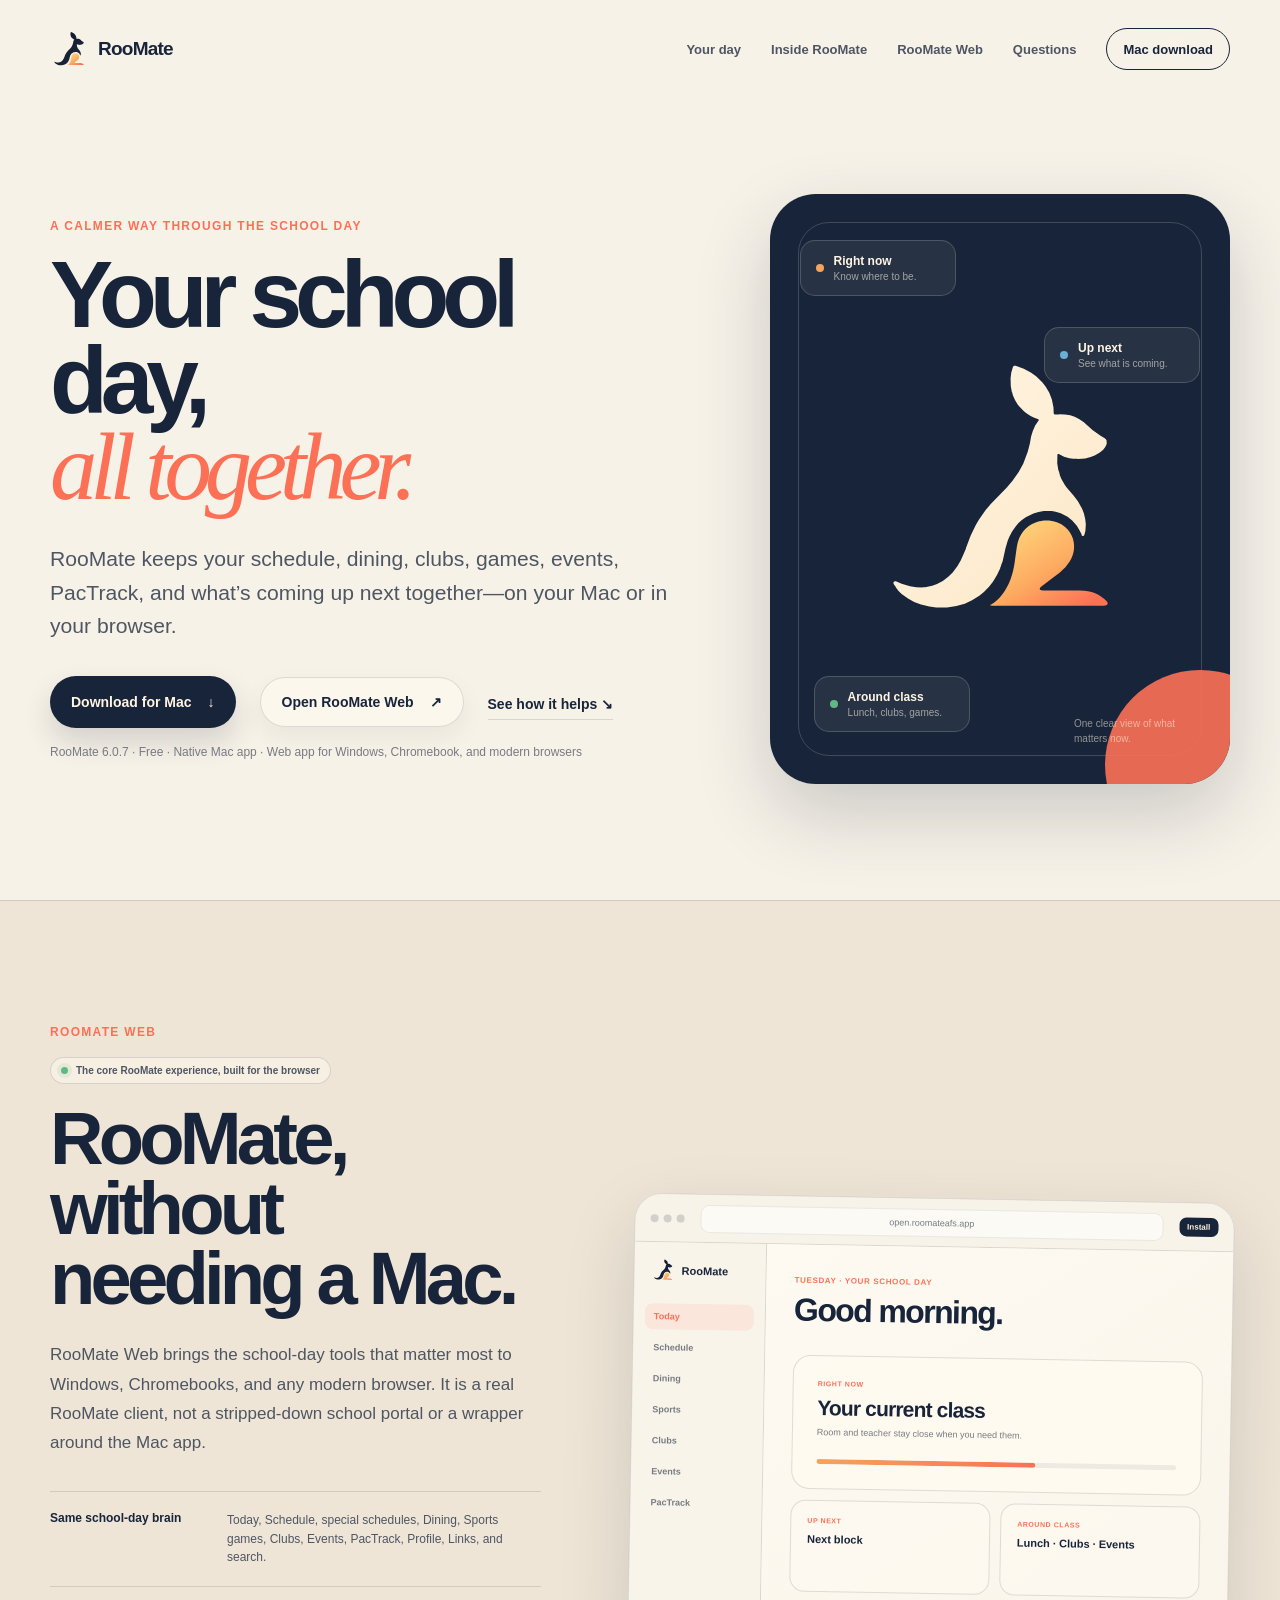
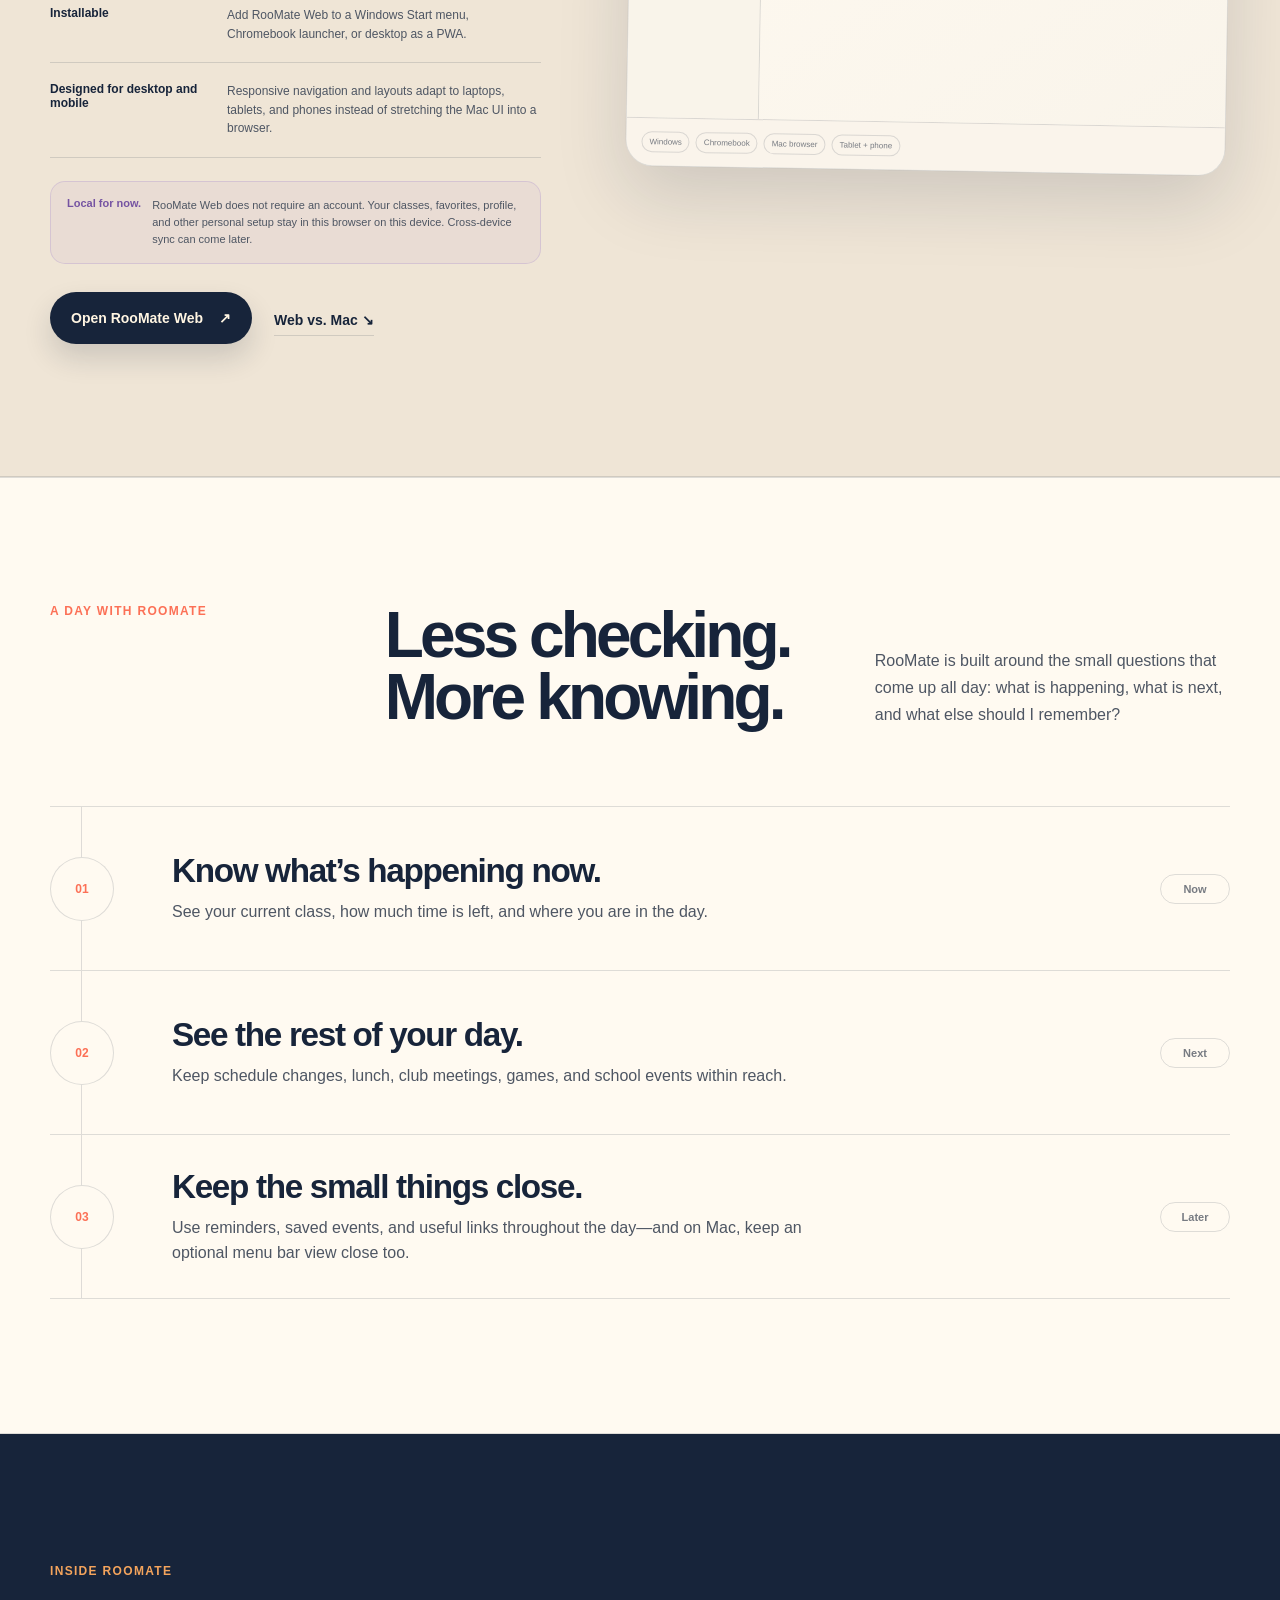
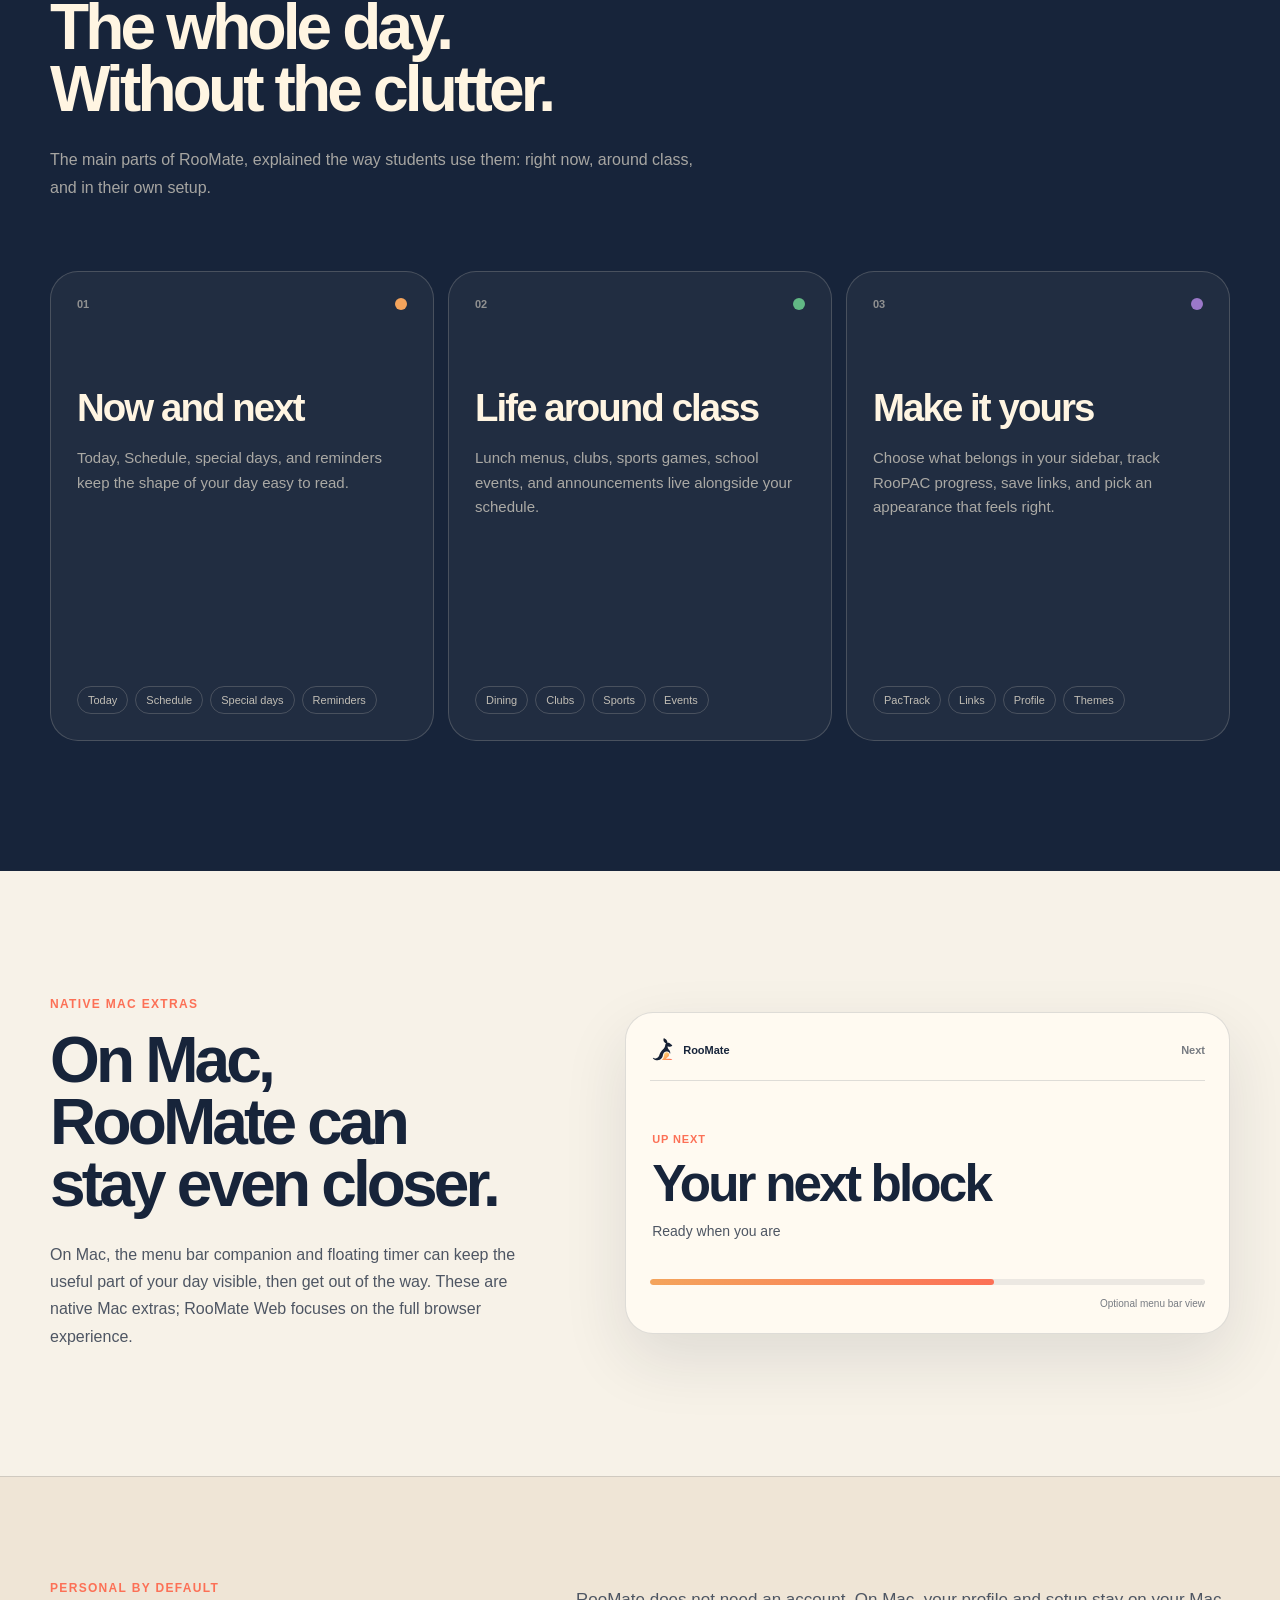
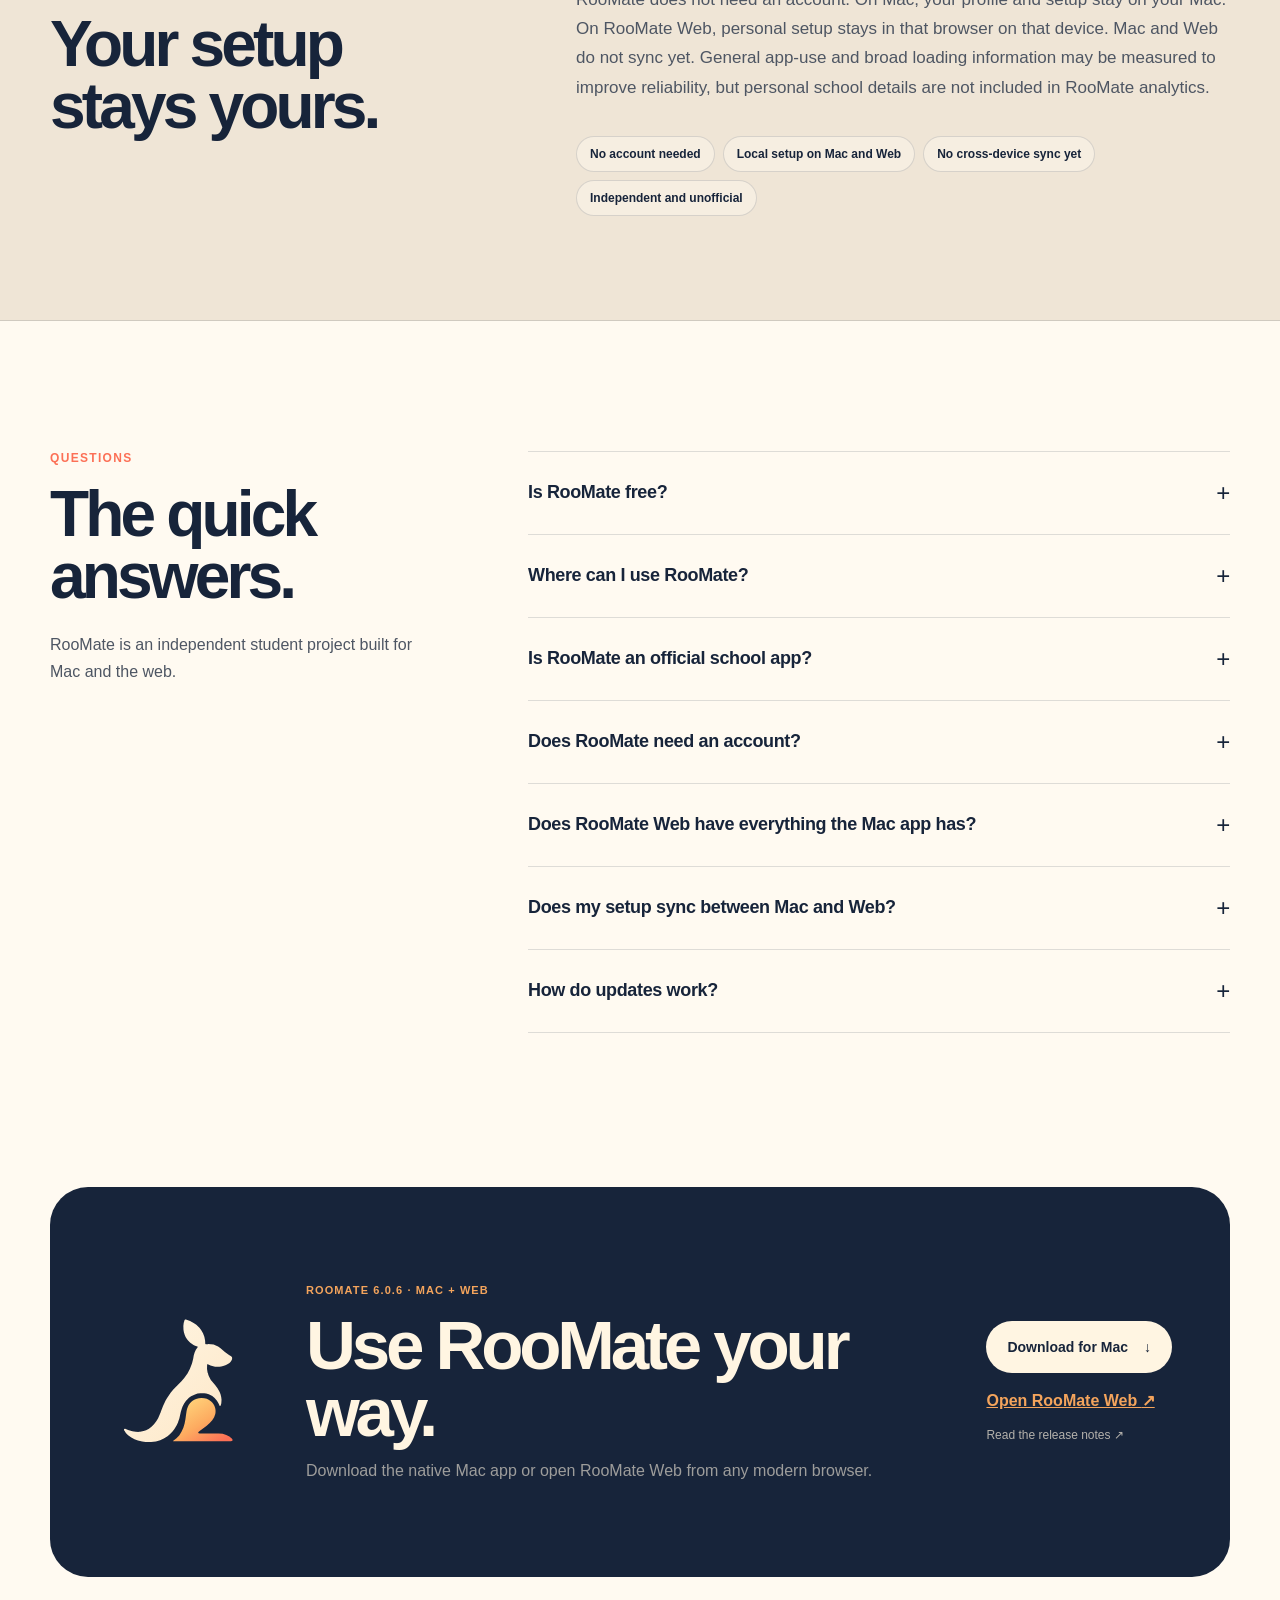
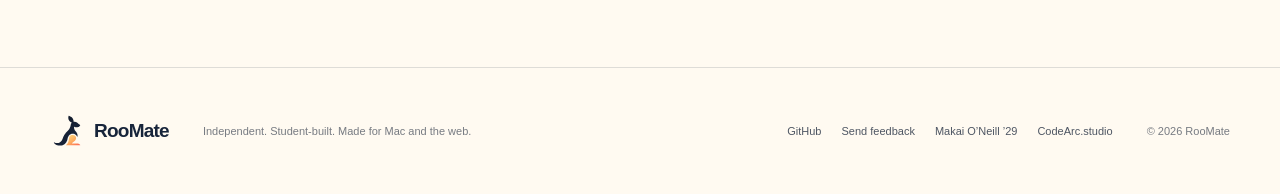
<file: index.html>
<!DOCTYPE html>
<html lang="en">
<head>
  <meta charset="utf-8">
  <meta name="viewport" content="width=device-width, initial-scale=1">
  <meta name="description" content="RooMate keeps your schedule, dining, clubs, games, events, PacTrack, and what is coming up next together on Mac and the web.">
  <meta name="theme-color" content="#f7f2e8">
  <meta property="og:title" content="RooMate — Your school day, all together.">
  <meta property="og:description" content="Schedule, dining, clubs, games, events, PacTrack, and what is next—together on Mac and the web.">
  <meta property="og:type" content="website">
  <meta property="og:url" content="https://roomateafs.app/">
  <meta property="og:image" content="https://roomateafs.app/images/og-image.png">
  <meta name="twitter:card" content="summary_large_image">
  <meta name="twitter:title" content="RooMate — Your school day, all together.">
  <meta name="twitter:description" content="Schedule, dining, clubs, games, events, PacTrack, and what is next—together on Mac and the web.">
  <meta name="twitter:image" content="https://roomateafs.app/images/og-image.png">
  <title>RooMate — Your school day, all together.</title>
  <link rel="icon" type="image/svg+xml" href="images/roo-mark-on-light.svg">
  <link rel="stylesheet" href="styles.css">
</head>
<body>
  <a class="skip-link" href="#main">Skip to content</a>

  <header class="site-header">
    <div class="wrap nav-row">
      <a class="brand" href="#top" aria-label="RooMate home">
        <img src="images/roo-mark-on-light.svg" alt="">
        <span>RooMate</span>
      </a>

      <button class="menu-button" type="button" aria-expanded="false" aria-controls="site-menu">Menu</button>
      <nav class="site-menu" id="site-menu" aria-label="Main navigation">
        <a href="#day">Your day</a>
        <a href="#inside">Inside RooMate</a>
        <a href="#web">RooMate Web</a>
        <a href="#questions">Questions</a>
        <a class="nav-download" href="https://github.com/codearc-studio/RooMate/releases/download/v6.0.7/RooMate-6.0.7.zip">Mac download</a>
      </nav>
    </div>
  </header>

  <main id="main">
    <section class="hero" id="top">
      <div class="wrap hero-grid">
        <div class="hero-copy">
          <p class="kicker">A calmer way through the school day</p>
          <h1>Your school day,<br><em>all together.</em></h1>
          <p class="hero-lede">RooMate keeps your schedule, dining, clubs, games, events, PacTrack, and what’s coming up next together—on your Mac or in your browser.</p>
          <div class="hero-actions">
            <a class="button primary" href="https://github.com/codearc-studio/RooMate/releases/download/v6.0.7/RooMate-6.0.7.zip">Download for Mac <span aria-hidden="true">↓</span></a>
            <a class="button web-button" href="https://open.roomateafs.app/">Open RooMate Web <span aria-hidden="true">↗</span></a>
            <a class="text-link" href="#day">See how it helps <span aria-hidden="true">↘</span></a>
          </div>
          <p class="compatibility">RooMate 6.0.7 · Free · Native Mac app · Web app for Windows, Chromebook, and modern browsers</p>
        </div>

        <div class="brand-stage" role="img" aria-label="RooMate keeps right now, up next, and the rest of your day together">
          <div class="stage-rule" aria-hidden="true"></div>
          <img class="stage-mark" src="images/roo-mark-on-dark.svg" alt="RooMate kangaroo mark">
          <div class="moment moment-now">
            <span class="moment-dot orange" aria-hidden="true"></span>
            <div><strong>Right now</strong><span>Know where to be.</span></div>
          </div>
          <div class="moment moment-next">
            <span class="moment-dot blue" aria-hidden="true"></span>
            <div><strong>Up next</strong><span>See what is coming.</span></div>
          </div>
          <div class="moment moment-around">
            <span class="moment-dot green" aria-hidden="true"></span>
            <div><strong>Around class</strong><span>Lunch, clubs, games.</span></div>
          </div>
          <p class="stage-caption">One clear view of what matters now.</p>
        </div>
      </div>
    </section>


    <section class="web-section" id="web">
      <div class="wrap web-grid">
        <div class="web-copy">
          <p class="section-label">RooMate Web</p>
          <div class="web-status"><span aria-hidden="true"></span> The core RooMate experience, built for the browser</div>
          <h2>RooMate, without needing a Mac.</h2>
          <p>RooMate Web brings the school-day tools that matter most to Windows, Chromebooks, and any modern browser. It is a real RooMate client, not a stripped-down school portal or a wrapper around the Mac app.</p>

          <div class="web-points">
            <div><strong>Same school-day brain</strong><span>Today, Schedule, special schedules, Dining, Sports games, Clubs, Events, PacTrack, Profile, Links, and search.</span></div>
            <div><strong>Installable</strong><span>Add RooMate Web to a Windows Start menu, Chromebook launcher, or desktop as a PWA.</span></div>
            <div><strong>Designed for desktop and mobile</strong><span>Responsive navigation and layouts adapt to laptops, tablets, and phones instead of stretching the Mac UI into a browser.</span></div>
          </div>

          <div class="web-local-note">
            <strong>Local for now.</strong>
            <span>RooMate Web does not require an account. Your classes, favorites, profile, and other personal setup stay in this browser on this device. Cross-device sync can come later.</span>
          </div>

          <div class="web-actions">
            <a class="button primary" href="https://open.roomateafs.app/">Open RooMate Web <span aria-hidden="true">↗</span></a>
            <a class="text-link" href="#questions">Web vs. Mac <span aria-hidden="true">↘</span></a>
          </div>
        </div>

        <div class="web-preview" role="img" aria-label="A browser-style preview of RooMate Web with Today, Schedule, Dining, Clubs, Events, and PacTrack navigation">
          <div class="web-browser-top">
            <span class="browser-dots" aria-hidden="true"><i></i><i></i><i></i></span>
            <span class="browser-address">open.roomateafs.app</span>
            <span class="browser-install">Install</span>
          </div>
          <div class="web-app-shell">
            <div class="web-mini-sidebar">
              <div class="mini-brand"><img src="images/roo-mark-on-light.svg" alt=""><strong>RooMate</strong></div>
              <span class="active">Today</span>
              <span>Schedule</span>
              <span>Dining</span>
              <span>Sports</span>
              <span>Clubs</span>
              <span>Events</span>
              <span>PacTrack</span>
            </div>
            <div class="web-mini-main">
              <div class="mini-eyebrow">Tuesday · Your school day</div>
              <h3>Good morning.</h3>
              <div class="mini-current">
                <span>RIGHT NOW</span>
                <strong>Your current class</strong>
                <small>Room and teacher stay close when you need them.</small>
                <div class="mini-progress"><i></i></div>
              </div>
              <div class="mini-row">
                <div><span>UP NEXT</span><strong>Next block</strong></div>
                <div><span>AROUND CLASS</span><strong>Lunch · Clubs · Events</strong></div>
              </div>
            </div>
          </div>
          <div class="web-preview-footer">
            <span>Windows</span><span>Chromebook</span><span>Mac browser</span><span>Tablet + phone</span>
          </div>
        </div>
      </div>
    </section>

    <section class="day-section" id="day">
      <div class="wrap">
        <div class="section-intro">
          <p class="section-label">A day with RooMate</p>
          <h2>Less checking.<br>More knowing.</h2>
          <p>RooMate is built around the small questions that come up all day: what is happening, what is next, and what else should I remember?</p>
        </div>

        <ol class="day-line">
          <li>
            <span class="line-number">01</span>
            <div class="line-copy">
              <h3>Know what’s happening now.</h3>
              <p>See your current class, how much time is left, and where you are in the day.</p>
            </div>
            <span class="line-status">Now</span>
          </li>
          <li>
            <span class="line-number">02</span>
            <div class="line-copy">
              <h3>See the rest of your day.</h3>
              <p>Keep schedule changes, lunch, club meetings, games, and school events within reach.</p>
            </div>
            <span class="line-status">Next</span>
          </li>
          <li>
            <span class="line-number">03</span>
            <div class="line-copy">
              <h3>Keep the small things close.</h3>
              <p>Use reminders, saved events, and useful links throughout the day—and on Mac, keep an optional menu bar view close too.</p>
            </div>
            <span class="line-status">Later</span>
          </li>
        </ol>
      </div>
    </section>

    <section class="inside-section" id="inside">
      <div class="wrap">
        <div class="inside-heading">
          <p class="section-label light-label">Inside RooMate</p>
          <h2>The whole day.<br>Without the clutter.</h2>
          <p>The main parts of RooMate, explained the way students use them: right now, around class, and in their own setup.</p>
        </div>

        <div class="feature-groups">
          <article class="feature-group feature-today">
            <div class="group-top"><span>01</span><span class="group-color"></span></div>
            <h3>Now and next</h3>
            <p>Today, Schedule, special days, and reminders keep the shape of your day easy to read.</p>
            <ul>
              <li>Today</li><li>Schedule</li><li>Special days</li><li>Reminders</li>
            </ul>
          </article>
          <article class="feature-group feature-life">
            <div class="group-top"><span>02</span><span class="group-color"></span></div>
            <h3>Life around class</h3>
            <p>Lunch menus, clubs, sports games, school events, and announcements live alongside your schedule.</p>
            <ul>
              <li>Dining</li><li>Clubs</li><li>Sports</li><li>Events</li>
            </ul>
          </article>
          <article class="feature-group feature-yours">
            <div class="group-top"><span>03</span><span class="group-color"></span></div>
            <h3>Make it yours</h3>
            <p>Choose what belongs in your sidebar, track RooPAC progress, save links, and pick an appearance that feels right.</p>
            <ul>
              <li>PacTrack</li><li>Links</li><li>Profile</li><li>Themes</li>
            </ul>
          </article>
        </div>
      </div>
    </section>

    <section class="quiet-section">
      <div class="wrap quiet-grid">
        <div class="quiet-copy">
          <p class="section-label">Native Mac extras</p>
          <h2>On Mac, RooMate can stay even closer.</h2>
          <p>On Mac, the menu bar companion and floating timer can keep the useful part of your day visible, then get out of the way. These are native Mac extras; RooMate Web focuses on the full browser experience.</p>
        </div>
        <div class="compact-demo" role="img" aria-label="A simple illustration of the optional compact RooMate view">
          <div class="compact-top"><span class="compact-brand"><img src="images/roo-mark-on-light.svg" alt=""> RooMate</span><span>Next</span></div>
          <div class="compact-main"><span>Up next</span><strong>Your next block</strong><span>Ready when you are</span></div>
          <div class="progress-track" aria-hidden="true"><span></span></div>
          <p>Optional menu bar view</p>
        </div>
      </div>
    </section>

    <section class="trust-section" id="privacy">
      <div class="wrap trust-grid">
        <div>
          <p class="section-label">Personal by default</p>
          <h2>Your setup stays yours.</h2>
        </div>
        <div class="trust-copy">
          <p>RooMate does not need an account. On Mac, your profile and setup stay on your Mac. On RooMate Web, personal setup stays in that browser on that device. Mac and Web do not sync yet. General app-use and broad loading information may be measured to improve reliability, but personal school details are not included in RooMate analytics.</p>
          <div class="trust-facts">
            <span>No account needed</span>
            <span>Local setup on Mac and Web</span>
            <span>No cross-device sync yet</span>
            <span>Independent and unofficial</span>
          </div>
        </div>
      </div>
    </section>

    <section class="questions-section" id="questions">
      <div class="wrap questions-grid">
        <div class="questions-heading">
          <p class="section-label">Questions</p>
          <h2>The quick answers.</h2>
          <p>RooMate is an independent student project built for Mac and the web.</p>
        </div>
        <div class="faq-list">
          <details>
            <summary>Is RooMate free?<span aria-hidden="true">+</span></summary>
            <p>Yes. RooMate is free to download and use.</p>
          </details>
          <details>
            <summary>Where can I use RooMate?<span aria-hidden="true">+</span></summary>
            <p>The native Mac app requires macOS 14 or later and works on Apple silicon and Intel Macs. RooMate Web works in modern browsers, including on Windows and Chromebooks.</p>
          </details>
          <details>
            <summary>Is RooMate an official school app?<span aria-hidden="true">+</span></summary>
            <p>No. RooMate is an independent student project and is not affiliated with or endorsed by any school.</p>
          </details>
          <details>
            <summary>Does RooMate need an account?<span aria-hidden="true">+</span></summary>
            <p>No. You can set up RooMate without an account. Mac settings stay on your Mac, and RooMate Web settings stay in that browser for now.</p>
          </details>
          <details>
            <summary>Does RooMate Web have everything the Mac app has?<span aria-hidden="true">+</span></summary>
            <p>The core RooMate experience is available on the web: Today, Schedule, Dining, Sports games, Clubs, Events, PacTrack, Profile, Links, search, and local personalization. Mac-only tools such as the menu bar companion, floating timer, Sparkle updates, and native background notification behavior stay exclusive to the Mac app.</p>
          </details>
          <details>
            <summary>Does my setup sync between Mac and Web?<span aria-hidden="true">+</span></summary>
            <p>Not yet. RooMate Web intentionally stores personalization locally in your browser for now, so your Mac and Web setups are separate.</p>
          </details>
          <details>
            <summary>How do updates work?<span aria-hidden="true">+</span></summary>
            <p>The Mac app checks for signed updates and can also be downloaded from GitHub. RooMate Web updates as the web app is deployed, so there is nothing separate to download.</p>
          </details>
        </div>
      </div>
    </section>

    <section class="download-section" id="download">
      <div class="wrap download-card">
        <img src="images/roo-mark-on-dark.svg" alt="RooMate kangaroo mark">
        <div>
          <p class="download-version">RooMate 6.0.6 · Mac + Web</p>
          <h2>Use RooMate your way.</h2>
          <p>Download the native Mac app or open RooMate Web from any modern browser.</p>
        </div>
        <div class="download-actions">
          <a class="button cream" href="https://github.com/codearc-studio/RooMate/releases/download/v6.0.7/RooMate-6.0.7.zip">Download for Mac <span aria-hidden="true">↓</span></a>
          <a class="download-web-link" href="https://open.roomateafs.app/">Open RooMate Web <span aria-hidden="true">↗</span></a>
          <a href="https://github.com/codearc-studio/RooMate/releases/tag/v6.0.7" target="_blank" rel="noopener">Read the release notes <span aria-hidden="true">↗</span></a>
        </div>
      </div>
    </section>
  </main>

  <footer>
    <div class="wrap footer-row">
      <a class="brand footer-brand" href="#top">
        <img src="images/roo-mark-on-light.svg" alt="">
        <span>RooMate</span>
      </a>
      <p>Independent. Student-built. Made for Mac and the web.</p>
      <div class="footer-links">
        <a href="https://github.com/codearc-studio/RooMate" target="_blank" rel="noopener">GitHub</a>
        <a href="https://tally.so/r/7RalBZ" target="_blank" rel="noopener">Send feedback</a>
        <a href="https://makai.codearc.studio" target="_blank" rel="noopener">Makai O’Neill ’29</a>
        <a href="https://codearc.studio" target="_blank" rel="noopener">CodeArc.studio</a>
      </div>
      <p class="copyright">© <span id="year">2026</span> RooMate</p>
    </div>
  </footer>

  <script src="script.js"></script>
</body>
</html>
</file>
<file: styles.css>
:root {
  color-scheme: light;
  --paper: #f7f2e8;
  --paper-2: #fffaf1;
  --ink: #17243a;
  --ink-soft: #4e5663;
  --ink-faint: #777b82;
  --cream: #fff5e2;
  --orange: #f4a45c;
  --coral: #fc7056;
  --blue: #6baed6;
  --green: #61b884;
  --purple: #9b78c9;
  --line: rgba(23, 36, 58, .14);
  --line-dark: rgba(255, 245, 226, .18);
  --wrap: 1180px;
}

* { box-sizing: border-box; }
html { scroll-behavior: smooth; }
body {
  margin: 0;
  min-width: 320px;
  background: var(--paper);
  color: var(--ink);
  font-family: -apple-system, BlinkMacSystemFont, "SF Pro Text", "Helvetica Neue", Arial, sans-serif;
  -webkit-font-smoothing: antialiased;
}
a { color: inherit; }
img { display: block; max-width: 100%; }
button, a { -webkit-tap-highlight-color: transparent; }
.wrap { width: min(calc(100% - 48px), var(--wrap)); margin-inline: auto; }
.skip-link { position: fixed; left: 16px; top: -80px; z-index: 100; padding: 12px 16px; background: var(--ink); color: var(--cream); border-radius: 10px; }
.skip-link:focus { top: 16px; }

.site-header { position: absolute; inset: 0 0 auto; z-index: 20; padding: 28px 0; }
.nav-row { display: flex; align-items: center; justify-content: space-between; gap: 28px; }
.brand { display: inline-flex; align-items: center; gap: 10px; text-decoration: none; font-size: 19px; font-weight: 760; letter-spacing: -.04em; }
.brand img { width: 38px; height: 38px; object-fit: contain; }
.site-menu { display: flex; align-items: center; gap: 30px; }
.site-menu a { color: var(--ink-soft); font-size: 13px; font-weight: 650; text-decoration: none; }
.site-menu a:hover { color: var(--ink); }
.site-menu .nav-download { min-height: 42px; display: inline-flex; align-items: center; padding: 0 16px; border: 1px solid var(--ink); border-radius: 999px; color: var(--ink); }
.site-menu .nav-download:hover { background: var(--ink); color: var(--cream); }
.menu-button { display: none; padding: 10px 0; border: 0; background: transparent; color: var(--ink); font: inherit; font-size: 13px; font-weight: 700; cursor: pointer; }

.hero { min-height: 100svh; padding: 148px 0 70px; display: grid; align-items: center; }
.hero-grid { display: grid; grid-template-columns: minmax(0, 1.04fr) minmax(420px, .76fr); align-items: center; gap: clamp(54px, 7vw, 102px); }
.kicker, .section-label { margin: 0 0 18px; color: var(--coral); font-size: 12px; font-weight: 780; letter-spacing: .11em; text-transform: uppercase; }
.hero h1 { max-width: 760px; margin: 0; font-size: clamp(4rem, 7.4vw, 7.15rem); line-height: .91; letter-spacing: -.075em; font-weight: 790; }
.hero h1 em { color: var(--coral); font-family: ui-serif, Georgia, Cambria, "Times New Roman", serif; font-weight: 540; }
.hero-lede { max-width: 620px; margin: 32px 0 0; color: var(--ink-soft); font-size: clamp(1.08rem, 1.9vw, 1.32rem); line-height: 1.58; }
.hero-actions { display: flex; flex-wrap: wrap; align-items: center; gap: 24px; margin-top: 34px; }
.button { min-height: 52px; display: inline-flex; align-items: center; justify-content: center; gap: 16px; padding: 0 21px; border-radius: 999px; font-size: 14px; font-weight: 760; text-decoration: none; transition: transform .18s ease, box-shadow .18s ease, background .18s ease; }
.button:hover { transform: translateY(-2px); }
.button.primary { background: var(--ink); color: var(--cream); box-shadow: 0 14px 28px rgba(23, 36, 58, .16); }
.text-link { padding: 11px 0 7px; border-bottom: 1px solid var(--line); color: var(--ink); font-size: 14px; font-weight: 720; text-decoration: none; }
.compatibility { margin: 17px 0 0; color: var(--ink-faint); font-size: 12px; }

.brand-stage { position: relative; min-height: 590px; overflow: hidden; display: grid; place-items: center; border-radius: 46px; background: var(--ink); box-shadow: 0 30px 76px rgba(23, 36, 58, .2); }
.brand-stage::after { content: ""; position: absolute; width: 190px; height: 190px; right: -65px; bottom: -76px; border-radius: 50%; background: var(--coral); opacity: .9; }
.stage-rule { position: absolute; inset: 28px; border: 1px solid var(--line-dark); border-radius: 31px; }
.stage-mark { position: relative; z-index: 1; width: min(60%, 330px); }
.moment { position: absolute; z-index: 2; min-width: 156px; display: flex; align-items: center; gap: 10px; padding: 13px 15px; border: 1px solid var(--line-dark); border-radius: 15px; background: rgba(255, 245, 226, .07); color: var(--cream); }
.moment strong, .moment span { display: block; }
.moment strong { font-size: 12px; }
.moment div span { margin-top: 3px; color: rgba(255, 245, 226, .58); font-size: 10px; }
.moment-dot { width: 8px; height: 8px; flex: 0 0 auto; border-radius: 50%; }
.moment-dot.orange { background: var(--orange); }
.moment-dot.blue { background: var(--blue); }
.moment-dot.green { background: var(--green); }
.moment-now { left: 30px; top: 46px; }
.moment-next { right: 30px; top: 133px; }
.moment-around { left: 44px; bottom: 52px; }
.stage-caption { position: absolute; right: 36px; bottom: 38px; z-index: 2; width: 120px; margin: 0; color: rgba(255, 245, 226, .54); font-size: 10px; line-height: 1.45; }

.day-section { padding: 126px 0 134px; background: var(--paper-2); border-top: 1px solid var(--line); border-bottom: 1px solid var(--line); }
.section-intro { display: grid; grid-template-columns: .65fr 1fr .8fr; gap: 46px; align-items: end; }
.section-intro .section-label { align-self: start; }
.section-intro h2, .inside-heading h2, .quiet-copy h2, .trust-grid h2, .questions-heading h2, .download-card h2 { margin: 0; font-size: clamp(2.65rem, 5vw, 5rem); line-height: .97; letter-spacing: -.06em; }
.section-intro > p:last-child, .inside-heading > p:last-child, .quiet-copy > p:last-child, .questions-heading > p:last-child { margin: 0; color: var(--ink-soft); font-size: 16px; line-height: 1.7; }
.day-line { margin: 78px 0 0; padding: 0; list-style: none; border-top: 1px solid var(--line); }
.day-line li { position: relative; min-height: 164px; display: grid; grid-template-columns: 90px 1fr auto; gap: 32px; align-items: center; border-bottom: 1px solid var(--line); }
.day-line li::before { content: ""; position: absolute; left: 31px; top: 0; bottom: 0; width: 1px; background: var(--line); }
.line-number { position: relative; z-index: 1; width: 64px; height: 64px; display: grid; place-items: center; border: 1px solid var(--line); border-radius: 50%; background: var(--paper-2); color: var(--coral); font-size: 12px; font-weight: 780; }
.line-copy h3 { margin: 0 0 9px; font-size: clamp(1.45rem, 2.6vw, 2.35rem); letter-spacing: -.04em; }
.line-copy p { max-width: 660px; margin: 0; color: var(--ink-soft); line-height: 1.6; }
.line-status { min-width: 70px; padding: 8px 12px; border: 1px solid var(--line); border-radius: 999px; color: var(--ink-faint); font-size: 11px; font-weight: 720; text-align: center; }

.inside-section { padding: 130px 0; background: var(--ink); color: var(--cream); }
.inside-heading { max-width: 800px; }
.light-label { color: var(--orange); }
.inside-heading > p:last-child { max-width: 650px; margin-top: 26px; color: rgba(255, 245, 226, .62); }
.feature-groups { display: grid; grid-template-columns: repeat(3, 1fr); gap: 14px; margin-top: 70px; }
.feature-group { min-height: 470px; display: flex; flex-direction: column; padding: 26px; border: 1px solid var(--line-dark); border-radius: 28px; background: rgba(255, 245, 226, .045); }
.group-top { display: flex; align-items: center; justify-content: space-between; color: rgba(255, 245, 226, .5); font-size: 11px; font-weight: 740; }
.group-color { width: 12px; height: 12px; border-radius: 50%; }
.feature-today .group-color { background: var(--orange); }
.feature-life .group-color { background: var(--green); }
.feature-yours .group-color { background: var(--purple); }
.feature-group h3 { margin: 76px 0 16px; font-size: clamp(1.8rem, 3vw, 2.75rem); letter-spacing: -.05em; }
.feature-group p { margin: 0; color: rgba(255, 245, 226, .62); font-size: 15px; line-height: 1.65; }
.feature-group ul { display: flex; flex-wrap: wrap; gap: 7px; margin: auto 0 0; padding: 36px 0 0; list-style: none; }
.feature-group li { padding: 7px 10px; border: 1px solid var(--line-dark); border-radius: 999px; color: rgba(255, 245, 226, .72); font-size: 11px; }

.quiet-section { padding: 126px 0; background: var(--paper); }
.quiet-grid { display: grid; grid-template-columns: .88fr 1.12fr; gap: 100px; align-items: center; }
.quiet-copy > p:last-child { max-width: 590px; margin-top: 26px; }
.compact-demo { padding: 24px; border: 1px solid var(--line); border-radius: 28px; background: var(--paper-2); box-shadow: 0 25px 65px rgba(23, 36, 58, .11); }
.compact-top { display: flex; align-items: center; justify-content: space-between; padding-bottom: 18px; border-bottom: 1px solid var(--line); color: var(--ink-faint); font-size: 11px; font-weight: 700; }
.compact-brand { display: inline-flex; align-items: center; gap: 8px; color: var(--ink); }
.compact-brand img { width: 25px; height: 25px; }
.compact-main { padding: 52px 2px 40px; }
.compact-main span, .compact-main strong { display: block; }
.compact-main > span:first-child { margin-bottom: 9px; color: var(--coral); font-size: 11px; font-weight: 780; letter-spacing: .08em; text-transform: uppercase; }
.compact-main strong { font-size: clamp(2rem, 4vw, 3.5rem); letter-spacing: -.055em; }
.compact-main > span:last-child { margin-top: 10px; color: var(--ink-soft); font-size: 14px; }
.progress-track { height: 6px; overflow: hidden; border-radius: 99px; background: rgba(23, 36, 58, .08); }
.progress-track span { display: block; width: 62%; height: 100%; border-radius: inherit; background: linear-gradient(90deg, var(--orange), var(--coral)); }
.compact-demo > p { margin: 13px 0 0; color: var(--ink-faint); font-size: 10px; text-align: right; }

.trust-section { padding: 104px 0; background: #efe5d6; border-block: 1px solid var(--line); }
.trust-grid { display: grid; grid-template-columns: .8fr 1.2fr; gap: 90px; }
.trust-copy > p { max-width: 760px; margin: 4px 0 0; color: var(--ink-soft); font-size: 17px; line-height: 1.72; }
.trust-facts { display: flex; flex-wrap: wrap; gap: 8px; margin-top: 34px; }
.trust-facts span { padding: 10px 13px; border: 1px solid var(--line); border-radius: 999px; background: rgba(255, 250, 241, .42); font-size: 12px; font-weight: 670; }

.questions-section { padding: 130px 0; background: var(--paper-2); }
.questions-grid { display: grid; grid-template-columns: .7fr 1.3fr; gap: 100px; align-items: start; }
.questions-heading { position: sticky; top: 40px; }
.questions-heading > p:last-child { max-width: 390px; margin-top: 24px; }
.faq-list { border-top: 1px solid var(--line); }
.faq-list details { border-bottom: 1px solid var(--line); }
.faq-list summary { min-height: 82px; display: flex; align-items: center; justify-content: space-between; gap: 20px; cursor: pointer; list-style: none; font-size: 18px; font-weight: 720; letter-spacing: -.02em; }
.faq-list summary::-webkit-details-marker { display: none; }
.faq-list summary span { font-size: 24px; font-weight: 350; transition: transform .2s ease; }
.faq-list details[open] summary span { transform: rotate(45deg); }
.faq-list details p { max-width: 680px; margin: -5px 0 28px; color: var(--ink-soft); line-height: 1.65; }

.download-section { padding: 24px 0 90px; background: var(--paper-2); }
.download-card { min-height: 390px; display: grid; grid-template-columns: 150px 1fr auto; gap: 48px; align-items: center; padding: 58px; border-radius: 38px; background: var(--ink); color: var(--cream); }
.download-card > img { width: 140px; }
.download-version { margin: 0 0 16px; color: var(--orange); font-size: 11px; font-weight: 760; letter-spacing: .1em; text-transform: uppercase; }
.download-card h2 { font-size: clamp(2.9rem, 5.4vw, 5.3rem); }
.download-card > div > p:last-child { margin: 16px 0 0; color: rgba(255, 245, 226, .58); }
.download-actions { display: flex; flex-direction: column; align-items: flex-start; gap: 18px; }
.button.cream { background: var(--cream); color: var(--ink); }
.download-actions > a:last-child { color: rgba(255, 245, 226, .68); font-size: 12px; text-decoration: none; }

footer { padding: 46px 0; background: var(--paper-2); border-top: 1px solid var(--line); }
.footer-row { display: grid; grid-template-columns: auto 1fr auto auto; gap: 34px; align-items: center; }
.footer-brand img { width: 34px; height: 34px; }
.footer-row p { margin: 0; color: var(--ink-faint); font-size: 11px; }
.footer-links { display: flex; gap: 20px; }
.footer-links a { color: var(--ink-soft); font-size: 11px; text-decoration: none; }

@media (max-width: 980px) {
  .hero { min-height: auto; }
  .hero-grid { grid-template-columns: 1fr; }
  .brand-stage { min-height: 520px; }
  .section-intro { grid-template-columns: 1fr 1fr; }
  .section-intro .section-label { grid-column: 1 / -1; }
  .feature-groups { grid-template-columns: 1fr; }
  .feature-group { min-height: 330px; }
  .feature-group h3 { margin-top: 54px; }
  .quiet-grid, .trust-grid, .questions-grid { grid-template-columns: 1fr; gap: 56px; }
  .questions-heading { position: static; }
  .download-card { grid-template-columns: 110px 1fr; }
  .download-card > img { width: 106px; }
  .download-actions { grid-column: 2; }
  .footer-row { grid-template-columns: auto 1fr; }
  .footer-links { justify-self: end; }
  .copyright { justify-self: end; }
}

@media (max-width: 720px) {
  .wrap { width: min(calc(100% - 28px), var(--wrap)); }
  .site-header { padding: 20px 0; }
  .menu-button { display: block; }
  .site-menu { position: absolute; left: 14px; right: 14px; top: 72px; display: none; flex-direction: column; align-items: stretch; gap: 0; padding: 12px; border: 1px solid var(--line); border-radius: 18px; background: var(--paper-2); box-shadow: 0 20px 50px rgba(23, 36, 58, .15); }
  .site-menu.open { display: flex; }
  .site-menu a { padding: 14px; }
  .site-menu .nav-download { margin-top: 5px; justify-content: center; }
  .hero { padding: 116px 0 34px; }
  .hero h1 { font-size: clamp(3.35rem, 16vw, 5rem); }
  .hero-lede { margin-top: 25px; }
  .hero-actions { align-items: flex-start; flex-direction: column; gap: 14px; }
  .button.primary { width: 100%; }
  .brand-stage { min-height: 430px; border-radius: 31px; }
  .stage-rule { inset: 18px; border-radius: 21px; }
  .stage-mark { width: 52%; }
  .brand-stage::after { width: 130px; height: 130px; }
  .moment { min-width: 127px; padding: 11px 12px; }
  .moment-now { left: 18px; top: 32px; }
  .moment-next { right: 18px; top: 100px; }
  .moment-around { left: 24px; bottom: 32px; }
  .stage-caption { display: none; }
  .day-section, .inside-section, .quiet-section, .questions-section { padding: 90px 0; }
  .section-intro { grid-template-columns: 1fr; gap: 24px; }
  .section-intro .section-label { grid-column: auto; }
  .day-line { margin-top: 52px; }
  .day-line li { min-height: 190px; grid-template-columns: 58px 1fr; gap: 20px; }
  .day-line li::before { left: 25px; }
  .line-number { width: 52px; height: 52px; }
  .line-status { display: none; }
  .feature-groups { margin-top: 46px; }
  .feature-group { min-height: 360px; padding: 22px; }
  .compact-demo { padding: 20px; }
  .trust-section { padding: 84px 0; }
  .trust-grid { gap: 36px; }
  .download-section { padding-bottom: 52px; }
  .download-card { min-height: 0; grid-template-columns: 1fr; gap: 30px; padding: 32px 24px; border-radius: 28px; }
  .download-card > img { width: 90px; }
  .download-actions { grid-column: auto; }
  .download-actions .button { width: 100%; }
  .footer-row { grid-template-columns: 1fr; gap: 22px; }
  .footer-links { flex-wrap: wrap; justify-self: start; }
  .copyright { justify-self: start; }
}

@media (prefers-reduced-motion: reduce) {
  html { scroll-behavior: auto; }
  *, *::before, *::after { transition-duration: .01ms !important; animation-duration: .01ms !important; animation-iteration-count: 1 !important; }
}

/* RooMate Web */
.button.web-button {
  min-height: 50px;
  border: 1px solid var(--line);
  background: rgba(255, 250, 241, .58);
  color: var(--ink);
  box-shadow: 0 10px 24px rgba(23, 36, 58, .06);
}
.button.web-button:hover { border-color: rgba(23, 36, 58, .3); background: var(--paper-2); }

.web-section {
  padding: 124px 0 132px;
  background: #efe5d6;
  border-top: 1px solid var(--line);
  border-bottom: 1px solid var(--line);
}
.web-grid {
  display: grid;
  grid-template-columns: minmax(0, .9fr) minmax(520px, 1.1fr);
  gap: clamp(58px, 7vw, 104px);
  align-items: center;
}
.web-copy h2 {
  max-width: 720px;
  margin: 20px 0 0;
  font-size: clamp(3rem, 5.8vw, 5.7rem);
  line-height: .94;
  letter-spacing: -.065em;
}
.web-copy > p:not(.section-label) {
  max-width: 665px;
  margin: 27px 0 0;
  color: var(--ink-soft);
  font-size: 17px;
  line-height: 1.72;
}
.web-status {
  width: fit-content;
  display: inline-flex;
  align-items: center;
  gap: 8px;
  padding: 7px 10px;
  border: 1px solid var(--line);
  border-radius: 999px;
  background: rgba(255, 250, 241, .45);
  color: var(--ink-soft);
  font-size: 10px;
  font-weight: 720;
}
.web-status > span {
  width: 7px;
  height: 7px;
  border-radius: 50%;
  background: var(--green);
  box-shadow: 0 0 0 4px rgba(97, 184, 132, .12);
}
.web-points {
  display: grid;
  gap: 0;
  margin-top: 34px;
  border-top: 1px solid var(--line);
}
.web-points > div {
  display: grid;
  grid-template-columns: 155px 1fr;
  gap: 22px;
  padding: 19px 0;
  border-bottom: 1px solid var(--line);
}
.web-points strong { font-size: 12px; }
.web-points span { color: var(--ink-soft); font-size: 12px; line-height: 1.55; }
.web-local-note {
  display: grid;
  grid-template-columns: auto 1fr;
  gap: 11px;
  margin-top: 23px;
  padding: 15px 16px;
  border: 1px solid rgba(155, 120, 201, .24);
  border-radius: 15px;
  background: rgba(155, 120, 201, .07);
}
.web-local-note strong { color: #7553a2; font-size: 11px; }
.web-local-note span { color: var(--ink-soft); font-size: 11px; line-height: 1.55; }
.web-actions { display: flex; flex-wrap: wrap; align-items: center; gap: 22px; margin-top: 28px; }

.web-preview {
  overflow: hidden;
  border: 1px solid rgba(23, 36, 58, .14);
  border-radius: 27px;
  background: var(--paper-2);
  box-shadow: 0 28px 70px rgba(23, 36, 58, .15);
  transform: rotate(1deg);
}
.web-browser-top {
  min-height: 48px;
  display: grid;
  grid-template-columns: auto 1fr auto;
  align-items: center;
  gap: 16px;
  padding: 0 15px;
  border-bottom: 1px solid var(--line);
  background: rgba(247, 242, 232, .82);
}
.browser-dots { display: flex; gap: 5px; }
.browser-dots i { width: 8px; height: 8px; border-radius: 50%; background: rgba(23, 36, 58, .17); }
.browser-address {
  min-height: 28px;
  display: grid;
  place-items: center;
  border: 1px solid rgba(23, 36, 58, .08);
  border-radius: 9px;
  background: rgba(255, 255, 255, .55);
  color: var(--ink-faint);
  font-size: 9px;
}
.browser-install {
  padding: 5px 8px;
  border-radius: 7px;
  background: var(--ink);
  color: var(--cream);
  font-size: 8px;
  font-weight: 750;
}
.web-app-shell { min-height: 475px; display: grid; grid-template-columns: 132px 1fr; }
.web-mini-sidebar {
  display: flex;
  flex-direction: column;
  gap: 5px;
  padding: 16px 11px;
  border-right: 1px solid var(--line);
  background: rgba(247, 242, 232, .75);
}
.mini-brand { display: flex; align-items: center; gap: 7px; margin-bottom: 17px; padding: 0 6px; font-size: 11px; }
.mini-brand img { width: 23px; height: 23px; }
.web-mini-sidebar > span { padding: 8px 9px; border-radius: 8px; color: var(--ink-faint); font-size: 9px; font-weight: 650; }
.web-mini-sidebar > span.active { background: rgba(252, 112, 86, .1); color: var(--coral); }
.web-mini-main { padding: 31px 28px; background: linear-gradient(145deg, rgba(255, 250, 241, .86), rgba(247, 242, 232, .72)); }
.mini-eyebrow { color: var(--coral); font-size: 8px; font-weight: 760; letter-spacing: .08em; text-transform: uppercase; }
.web-mini-main h3 { margin: 7px 0 26px; font-size: 32px; letter-spacing: -.05em; }
.mini-current { padding: 24px; border: 1px solid var(--line); border-radius: 18px; background: rgba(255, 250, 241, .82); }
.mini-current > span, .mini-row span { display: block; color: var(--coral); font-size: 7px; font-weight: 780; letter-spacing: .08em; }
.mini-current strong { display: block; margin-top: 9px; font-size: 21px; letter-spacing: -.04em; }
.mini-current small { display: block; margin-top: 6px; color: var(--ink-faint); font-size: 9px; line-height: 1.45; }
.mini-progress { height: 5px; margin-top: 20px; overflow: hidden; border-radius: 99px; background: rgba(23, 36, 58, .07); }
.mini-progress i { display: block; width: 61%; height: 100%; border-radius: inherit; background: linear-gradient(90deg, var(--orange), var(--coral)); }
.mini-row { display: grid; grid-template-columns: 1fr 1fr; gap: 10px; margin-top: 11px; }
.mini-row > div { min-height: 92px; padding: 16px; border: 1px solid var(--line); border-radius: 15px; background: rgba(255, 250, 241, .58); }
.mini-row strong { display: block; margin-top: 8px; font-size: 11px; line-height: 1.4; }
.web-preview-footer { display: flex; flex-wrap: wrap; gap: 6px; padding: 13px 15px; border-top: 1px solid var(--line); background: rgba(247, 242, 232, .66); }
.web-preview-footer span { padding: 5px 7px; border: 1px solid var(--line); border-radius: 99px; color: var(--ink-faint); font-size: 8px; }
.download-web-link { color: var(--orange) !important; font-weight: 700; }

@media (max-width: 980px) {
  .web-grid { grid-template-columns: 1fr; }
  .web-preview { max-width: 720px; transform: none; }
}

@media (max-width: 720px) {
  .web-section { padding: 88px 0 94px; }
  .web-copy h2 { font-size: clamp(3rem, 14vw, 4.8rem); }
  .web-points > div { grid-template-columns: 1fr; gap: 6px; }
  .web-local-note { grid-template-columns: 1fr; gap: 5px; }
  .web-actions { align-items: flex-start; flex-direction: column; gap: 12px; }
  .web-actions .button { width: 100%; }
  .web-preview { border-radius: 22px; }
  .web-app-shell { min-height: 420px; grid-template-columns: 86px 1fr; }
  .web-mini-sidebar { padding-inline: 7px; }
  .mini-brand strong { display: none; }
  .mini-brand { justify-content: center; }
  .web-mini-sidebar > span { padding-inline: 6px; font-size: 7.5px; }
  .web-mini-main { padding: 23px 16px; }
  .web-mini-main h3 { font-size: 25px; }
  .mini-current { padding: 18px; }
  .mini-current strong { font-size: 17px; }
  .mini-row { grid-template-columns: 1fr; }
  .browser-address { font-size: 7px; }
}
</file>
